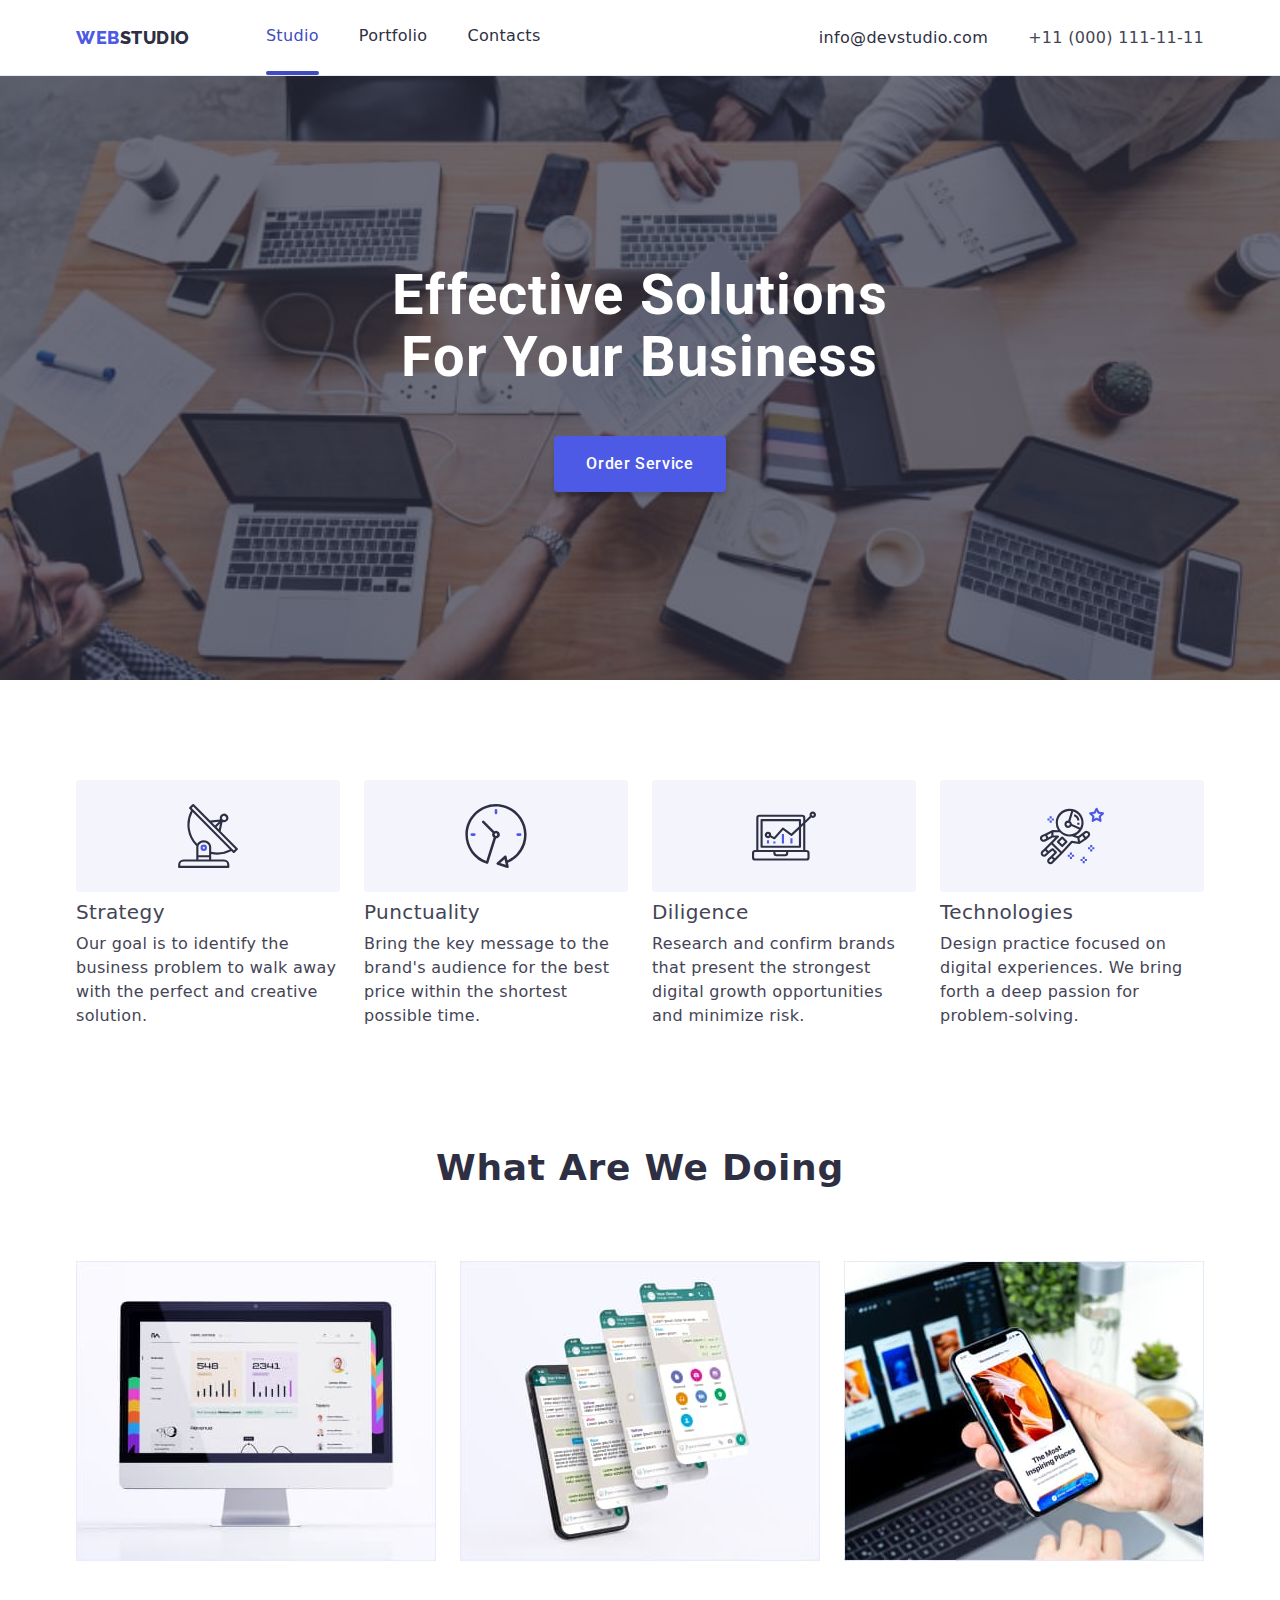
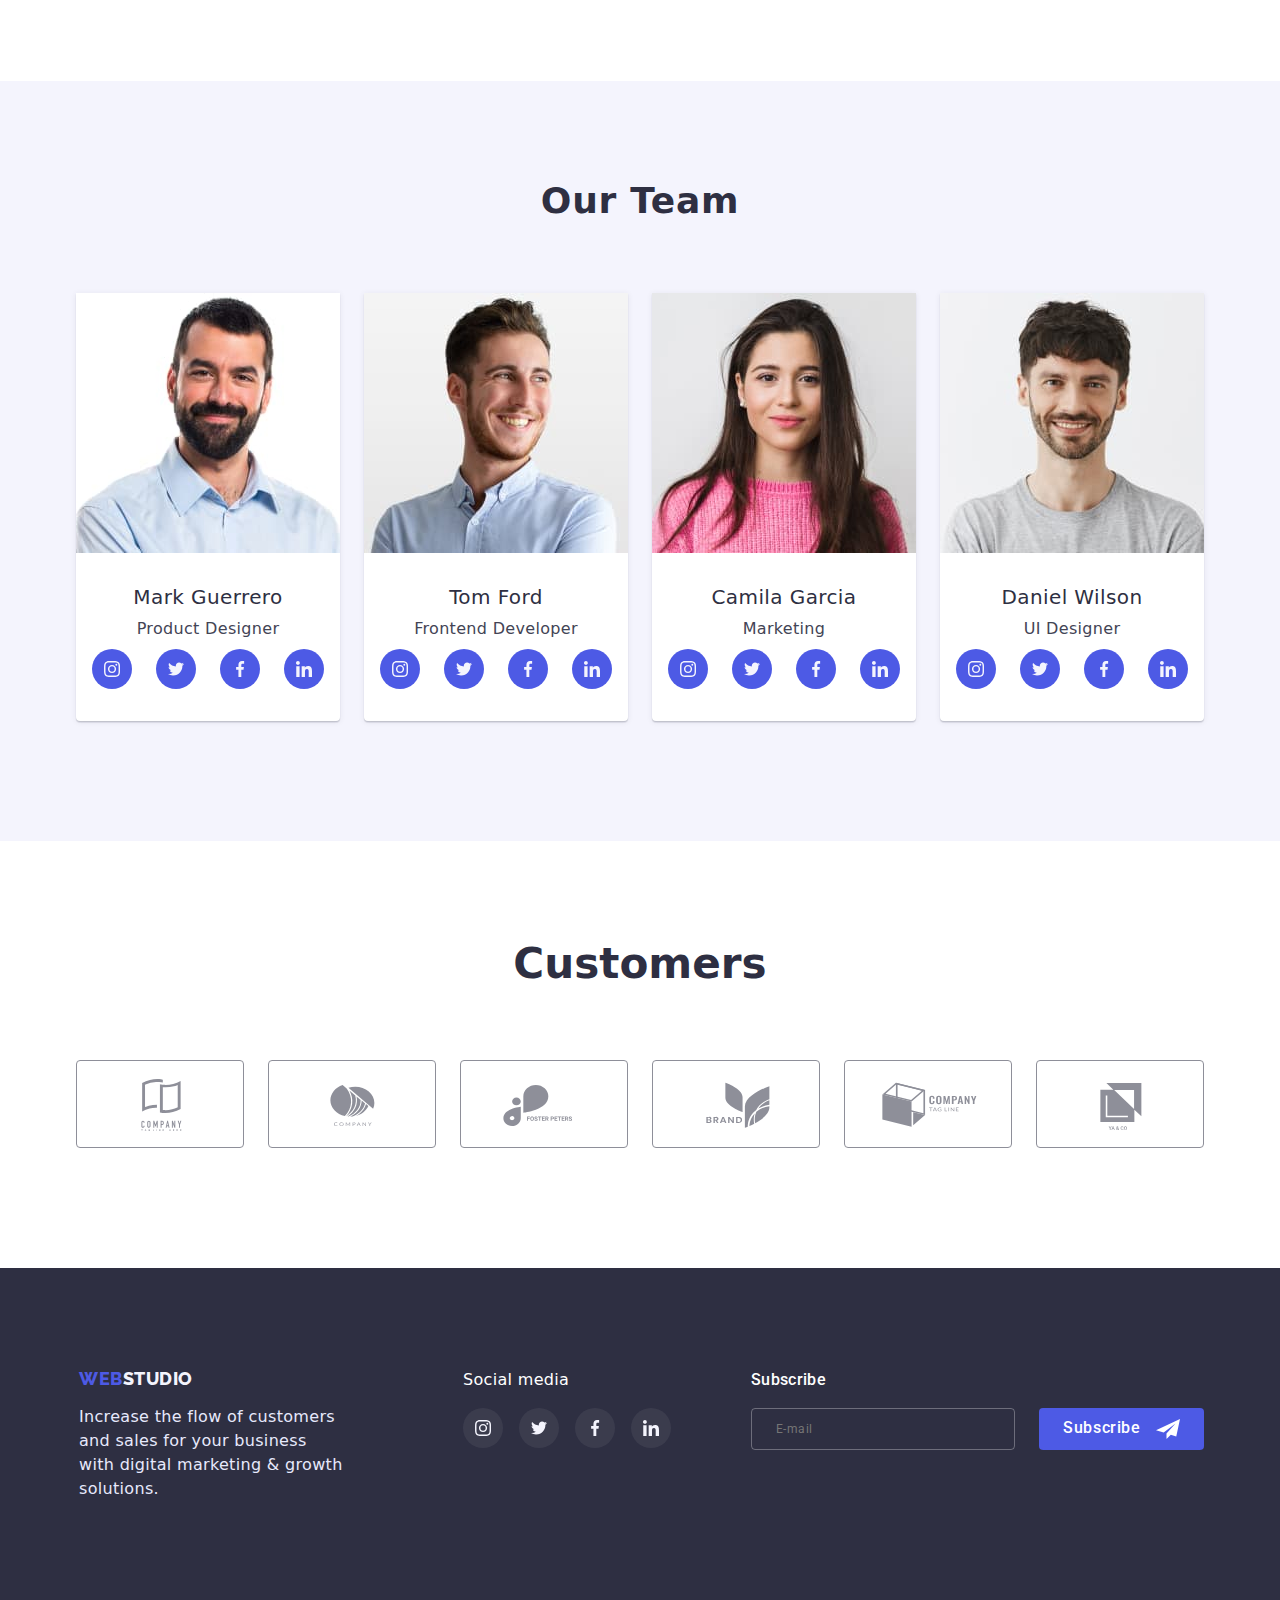
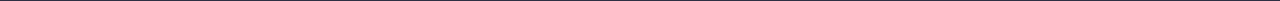
<file: index.html>
<!DOCTYPE html>
<html lang="en">
  <head>
    <meta charset="UTF-8" />
    <meta http-equiv="X-UA-Compatible" content="IE=edge" />
    <meta name="viewport" content="width=device-width, initial-scale=1.0" />
    <link rel="stylesheet" href="css/styles.css" />
    <link rel="preconnect" href="https://fonts.googleapis.com" />
    <link rel="preconnect" href="https://fonts.gstatic.com" crossorigin />
    <link
      href="https://fonts.googleapis.com/css2?family=Raleway:wght@800&family=Roboto:wght@400;500;700;900&display=swap"
      rel="stylesheet"
    />
    <link
      rel="stylesheet"
      href="https://cdn.jsdelivr.net/npm/modern-normalize@1.1.0/modern-normalize.min.css"
    />
    <title>Studio</title>
  </head>
  <body>
    <!-- Top Line -->

    <header class="page-header">
      <div class="container main-nav">
        <nav class="page-nav">
          <a class="logo link" href="./index.html"
            ><span class="logo-web">Web</span>Studio</a
          >
          <ul class="menu list">
            <li class="menu-item">
              <a class="menu-link active link" href="./index.html">Studio</a>
            </li>
            <li class="menu-item">
              <a class="menu-link link" href="./portfolio.html">Portfolio</a>
            </li>
            <li class="menu-item">
              <a class="menu-link link" href="">Contacts</a>
            </li>
          </ul>
        </nav>
        <address class="contacts">
          <ul class="cont-nav list">
            <li class="item">
              <a class="contact-mail-link link" href="mailto:info@devstudio.com"
                >info@devstudio.com</a
              >
            </li>
            <li class="item">
              <a class="contact-phone-number-link link" href="tel:+110001111111"
                >+11 (000) 111-11-11</a
              >
            </li>
          </ul>
        </address>

        <button type="button" class="mobile-menu-open js-open-menu">
          <svg class="mobile-menu-icon" width="32" height="22">
            <use href="images/icons.svg#icon-burger"></use>
          </svg>
        </button>
      </div>

      <div class="mobile-menu js-menu-container">
        <div class="container mobile-menu-container">
          <button type="button" class="modal-close-btn js-close-menu">
            <svg class="close-btn">
              <use href="images/icons.svg#icon-close-btn"></use>
            </svg>
          </button>

          <nav class="mobile-page-nav">
            <ul class="mobile-list-nav list">
              <li class="mobile-list">
                <a class="link" href="./index.html">Studio</a>
              </li>
              <li class="mobile-list">
                <a class="link" href="./portfolio.html">Portfolio</a>
              </li>
              <li class="mobile-list-contacts">
                <a class="link" href="">Contacts</a>
              </li>
            </ul>
          </nav>
          <address class="mobile-menu-contacts">
            <ul class="list">
              <li class="">
                <a
                  class="mobile-tel link"
                  target="_blank"
                  href="tel:+110001111111"
                  >+11 (000) 111-11-11</a
                >
              </li>
              <li class="">
                <a
                  class="mobile-link link"
                  target="_blank"
                  href="mailto:info@devstudio.com"
                  >info@devstudio.com</a
                >
              </li>
            </ul>
          </address>

          <ul class="social-list-mobile">
            <li class="social-list-item list">
              <a href="" class="social-list-link link">
                <svg class="social-list-icon">
                  <use href="images/icons.svg#icon-instagram"></use>
                </svg>
              </a>
            </li>
            <li class="social-list-item list">
              <a href="" class="social-list-link link">
                <svg class="social-list-icon">
                  <use href="images/icons.svg#icon-twitter"></use>
                </svg>
              </a>
            </li>
            <li class="social-list-item list">
              <a href="" class="social-list-link link">
                <svg class="social-list-icon">
                  <use href="images/icons.svg#icon-facebook"></use>
                </svg>
              </a>
            </li>
            <li class="social-list-item list">
              <a href="" class="social-list-link link">
                <svg class="social-list-icon">
                  <use href="images/icons.svg#icon-linkedin"></use>
                </svg>
              </a>
            </li>
          </ul>
        </div>
      </div>
    </header>

    <!-- Main menu -->
    <main>
      <!-- Hero image -->

      <section class="hero">
        <div class="container">
          <h1 class="hero-text">Effective Solutions For Your Business</h1>
          <button class="hero-button" type="button" data-modal-open>
            Order Service
          </button>
        </div>
      </section>

      <!-- Our advantages -->

      <section class="section">
        <div class="container">
          <h2 hidden>Our advantages</h2>
          <ul class="title list">
            <li class="title-item">
              <div class="icon-advantages-list">
                <svg class="icon-advantages">
                  <use href="images/icons.svg#icon-strategy"></use>
                </svg>
              </div>
              <h3 class="subtitle">Strategy</h3>
              <p class="title-text">
                Our goal is to identify the business problem to walk away with
                the perfect and creative solution.
              </p>
            </li>
            <li class="title-item">
              <div class="icon-advantages-list">
                <svg class="icon-advantages">
                  <use href="images/icons.svg#icon-punctuality"></use>
                </svg>
              </div>
              <h3 class="subtitle">Punctuality</h3>
              <p class="title-text">
                Bring the key message to the brand's audience for the best price
                within the shortest possible time.
              </p>
            </li>
            <li class="title-item">
              <div class="icon-advantages-list">
                <svg class="icon-advantages">
                  <use href="images/icons.svg#icon-diligence"></use>
                </svg>
              </div>
              <h3 class="subtitle">Diligence</h3>
              <p class="title-text">
                Research and confirm brands that present the strongest digital
                growth opportunities and minimize risk.
              </p>
            </li>
            <li class="title-item">
              <div class="icon-advantages-list">
                <svg class="icon-advantages">
                  <use href="images/icons.svg#icon-technologies"></use>
                </svg>
              </div>
              <h3 class="subtitle">Technologies</h3>
              <p class="title-text">
                Design practice focused on digital experiences. We bring forth a
                deep passion for problem-solving.
              </p>
            </li>
          </ul>
        </div>
      </section>

      <!-- What are we doing -->

      <section class="section working-section">
        <div class="container">
          <h2 class="subject-working">What are we doing</h2>
          <ul class="content-working list">
            <li class="content-image">
              <img
                srcset="./images/pc@2x.jpg 2x"
                src="./images/pc.jpg"
                alt="personal_computer"
                width="360"
              />
            </li>
            <li class="content-image">
              <img
                srcset="./images/multifunctional@2x.jpg 2x"
                src="./images/multifunctional.jpg"
                alt="multifunctional"
                width="360"
              />
            </li>
            <li class="content-image">
              <img
                srcset="./images/convenience@2x.jpg 2x"
                src="./images/convenience.jpg"
                alt="convenience"
                width="360"
              />
            </li>
          </ul>
        </div>
      </section>

      <!-- Our Team -->

      <section class="our-team section">
        <div class="container">
          <h2 class="subject-team">Our Team</h2>
          <ul class="group-team list">
            <li class="content-team">
              <img
                srcset="./images/mark_guerrero@2x.jpg 2x"
                src="./images/mark_guerrero.jpg"
                alt="mark_guerrero"
                width="264"
              />
              <div class="team">
                <h3 class="team-name">Mark Guerrero</h3>
                <p class="team-section">Product Designer</p>
                <ul class="social-list">
                  <li class="social-list-item list">
                    <a href="" class="social-list-link link">
                      <svg class="social-list-icon">
                        <use href="images/icons.svg#icon-instagram"></use>
                      </svg>
                    </a>
                  </li>
                  <li class="social-list-item list">
                    <a href="" class="social-list-link link">
                      <svg class="social-list-icon">
                        <use href="images/icons.svg#icon-twitter"></use>
                      </svg>
                    </a>
                  </li>
                  <li class="social-list-item list">
                    <a href="" class="social-list-link link">
                      <svg class="social-list-icon">
                        <use href="images/icons.svg#icon-facebook"></use>
                      </svg>
                    </a>
                  </li>
                  <li class="social-list-item list">
                    <a href="" class="social-list-link link">
                      <svg class="social-list-icon">
                        <use href="images/icons.svg#icon-linkedin"></use>
                      </svg>
                    </a>
                  </li>
                </ul>
              </div>
            </li>
            <li class="content-team">
              <img
                srcset="./images/tom_ford@2x.jpg 2x"
                src="./images/tom_ford.jpg"
                alt="tom_ford"
                width="264"
              />
              <div class="team">
                <h3 class="team-name">Tom Ford</h3>
                <p class="team-section">Frontend Developer</p>
                <ul class="social-list">
                  <li class="social-list-item list">
                    <a href="" class="social-list-link link">
                      <svg class="social-list-icon">
                        <use href="images/icons.svg#icon-instagram"></use>
                      </svg>
                    </a>
                  </li>
                  <li class="social-list-item list">
                    <a href="" class="social-list-link link">
                      <svg class="social-list-icon">
                        <use href="images/icons.svg#icon-twitter"></use>
                      </svg>
                    </a>
                  </li>
                  <li class="social-list-item list">
                    <a href="" class="social-list-link link">
                      <svg class="social-list-icon">
                        <use href="images/icons.svg#icon-facebook"></use>
                      </svg>
                    </a>
                  </li>
                  <li class="social-list-item list">
                    <a href="" class="social-list-link link">
                      <svg class="social-list-icon">
                        <use href="images/icons.svg#icon-linkedin"></use>
                      </svg>
                    </a>
                  </li>
                </ul>
              </div>
            </li>
            <li class="content-team">
              <img
                srcset="./images/camila_garcia@2x.jpg 2x"
                src="./images/camila_garcia.jpg"
                alt="camila_garcia"
                width="264"
              />
              <div class="team">
                <h3 class="team-name">Camila Garcia</h3>
                <p class="team-section">Marketing</p>
                <ul class="social-list">
                  <li class="social-list-item list">
                    <a href="" class="social-list-link link">
                      <svg class="social-list-icon">
                        <use href="images/icons.svg#icon-instagram"></use>
                      </svg>
                    </a>
                  </li>
                  <li class="social-list-item list">
                    <a href="" class="social-list-link link">
                      <svg class="social-list-icon">
                        <use href="images/icons.svg#icon-twitter"></use>
                      </svg>
                    </a>
                  </li>
                  <li class="social-list-item list">
                    <a href="" class="social-list-link link">
                      <svg class="social-list-icon">
                        <use href="images/icons.svg#icon-facebook"></use>
                      </svg>
                    </a>
                  </li>
                  <li class="social-list-item list">
                    <a href="" class="social-list-link link">
                      <svg class="social-list-icon">
                        <use href="images/icons.svg#icon-linkedin"></use>
                      </svg>
                    </a>
                  </li>
                </ul>
              </div>
            </li>
            <li class="content-team">
              <img
                srcset="./images/daniel_wilson@2x.jpg 2x"
                src="./images/daniel_wilson.jpg"
                alt="daniel_wilson"
                width="264"
              />
              <div class="team">
                <h3 class="team-name">Daniel Wilson</h3>
                <p class="team-section">UI Designer</p>
                <ul class="social-list">
                  <li class="social-list-item list">
                    <a href="" class="social-list-link link">
                      <svg class="social-list-icon">
                        <use href="images/icons.svg#icon-instagram"></use>
                      </svg>
                    </a>
                  </li>
                  <li class="social-list-item list">
                    <a href="" class="social-list-link link">
                      <svg class="social-list-icon">
                        <use href="images/icons.svg#icon-twitter"></use>
                      </svg>
                    </a>
                  </li>
                  <li class="social-list-item list">
                    <a href="" class="social-list-link link">
                      <svg class="social-list-icon">
                        <use href="images/icons.svg#icon-facebook"></use>
                      </svg>
                    </a>
                  </li>
                  <li class="social-list-item list">
                    <a href="" class="social-list-link link">
                      <svg class="social-list-icon">
                        <use href="images/icons.svg#icon-linkedin"></use>
                      </svg>
                    </a>
                  </li>
                </ul>
              </div>
            </li>
          </ul>
        </div>
      </section>

      <!-- Customers -->

      <section class="section customers-section">
        <div class="container customers">
          <h3>Customers</h3>
          <ul class="customers-list">
            <li class="list customers-list-item">
              <a href="" class="customers-list-link link">
                <svg class="customers-list-icon">
                  <use href="images/icons.svg#icon-client-one"></use>
                </svg>
              </a>
            </li>
            <li class="list customers-list-item">
              <a href="" class="customers-list-link link">
                <svg class="customers-list-icon">
                  <use href="images/icons.svg#icon-client-two"></use>
                </svg>
              </a>
            </li>
            <li class="list customers-list-item">
              <a href="" class="customers-list-link link">
                <svg class="customers-list-icon">
                  <use href="images/icons.svg#icon-client-three"></use>
                </svg>
              </a>
            </li>
            <li class="list customers-list-item">
              <a href="" class="customers-list-link link">
                <svg class="customers-list-icon">
                  <use href="images/icons.svg#icon-client-four"></use>
                </svg>
              </a>
            </li>
            <li class="list customers-list-item">
              <a href="" class="customers-list-link link">
                <svg class="customers-list-icon">
                  <use href="images/icons.svg#icon-client-five"></use>
                </svg>
              </a>
            </li>
            <li class="list customers-list-item">
              <a href="" class="customers-list-link link">
                <svg class="customers-list-icon">
                  <use href="images/icons.svg#icon-client-six"></use>
                </svg>
              </a>
            </li>
          </ul>
        </div>
      </section>
    </main>

    <!-- Footer -->

    <footer class="footer-text">
      <div class="container footer-list-text">
        <div class="footer">
          <a class="logo-footer link" href="./index.html"
            ><span class="logo-web">WEB</span>STUDIO</a
          >
          <p>
            Increase the flow of customers and sales for your business with
            digital marketing & growth solutions.
          </p>
        </div>
        <div class="footer-social-list">
          <h3 class="footer-item">Social media</h3>
          <ul class="footer-list">
            <li class="footer-list-item list">
              <a href="" class="footer-list-link link">
                <svg class="footer-list-icon">
                  <use href="images/icons.svg#icon-instagram"></use>
                </svg>
              </a>
            </li>
            <li class="footer-list-item list">
              <a href="" class="footer-list-link link">
                <svg class="footer-list-icon">
                  <use href="images/icons.svg#icon-twitter"></use>
                </svg>
              </a>
            </li>
            <li class="footer-list-item list">
              <a href="" class="footer-list-link link">
                <svg class="footer-list-icon">
                  <use href="images/icons.svg#icon-facebook"></use>
                </svg>
              </a>
            </li>
            <li class="footer-list-item list">
              <a href="" class="footer-list-link link">
                <svg class="footer-list-icon">
                  <use href="images/icons.svg#icon-linkedin"></use>
                </svg>
              </a>
            </li>
          </ul>
        </div>
        <div class="footer-subscription">
          <h2 class="subscribe-header">Subscribe</h2>
          <form class="subscription-form">
            <label class="subscription-label">
              <input
                type="email"
                name="mail"
                class="subscription-mail"
                placeholder="E-mail"
              />
            </label>
            <button type="submit" class="subscription-btn">
              <span class="subscribe-text">Subscribe</span>
              <svg class="subscribe-icon">
                <use href="images/icons.svg#icon-subscribe"></use>
              </svg>
            </button>
          </form>
        </div>
      </div>
    </footer>

    <div class="backdrop is-hidden" data-modal>
      <div class="modal">
        <button type="button" class="modal-close-btn" data-modal-close>
          <svg class="close-btn">
            <use href="images/icons.svg#icon-close-btn"></use>
          </svg>
        </button>

        <h2 class="header-modal">
          Leave your contacts and we will call you back
        </h2>

        <form class="modal-form">
          <label class="label-form-text">
            <span class="label-text">Name</span>
            <span class="label-form-wrapper">
              <input type="text" name="name" class="input-text" />
              <svg class="modal-icon">
                <use href="images/icons.svg#icon-person"></use>
              </svg>
            </span>
          </label>

          <label class="label-form-text">
            <span class="label-text">Phone</span>
            <span class="label-form-wrapper">
              <input type="tel" name="tel" class="input-text" />
              <svg class="modal-icon">
                <use href="images/icons.svg#icon-phone"></use>
              </svg>
            </span>
          </label>

          <label class="label-form-text">
            <span class="label-text">Email</span>
            <span class="label-form-wrapper">
              <input type="email" name="mail" class="input-text" />
              <svg class="modal-icon">
                <use href="images/icons.svg#icon-email"></use>
              </svg>
            </span>
          </label>

          <label class="label-form-text textarea-wrapper">
            <span class="label-text">Comment</span>
            <textarea
              name="message"
              placeholder="Text input"
              class="textarea-text"
            ></textarea>
          </label>

          <label class="check">
            <input class="check-input" type="checkbox" name="policy" />
            <span class="check-icon"></span>
            I accept the terms and conditions of the
            <a href="#">Privacy Policy</a>
          </label>

          <div class="modal-btn">
            <button type="submit" class="send-btn">Send</button>
          </div>
        </form>
      </div>
    </div>

    <script src="js/modal.js"></script>
    <script src="js/mobile-menu.js"></script>
  </body>
</html>
</file>
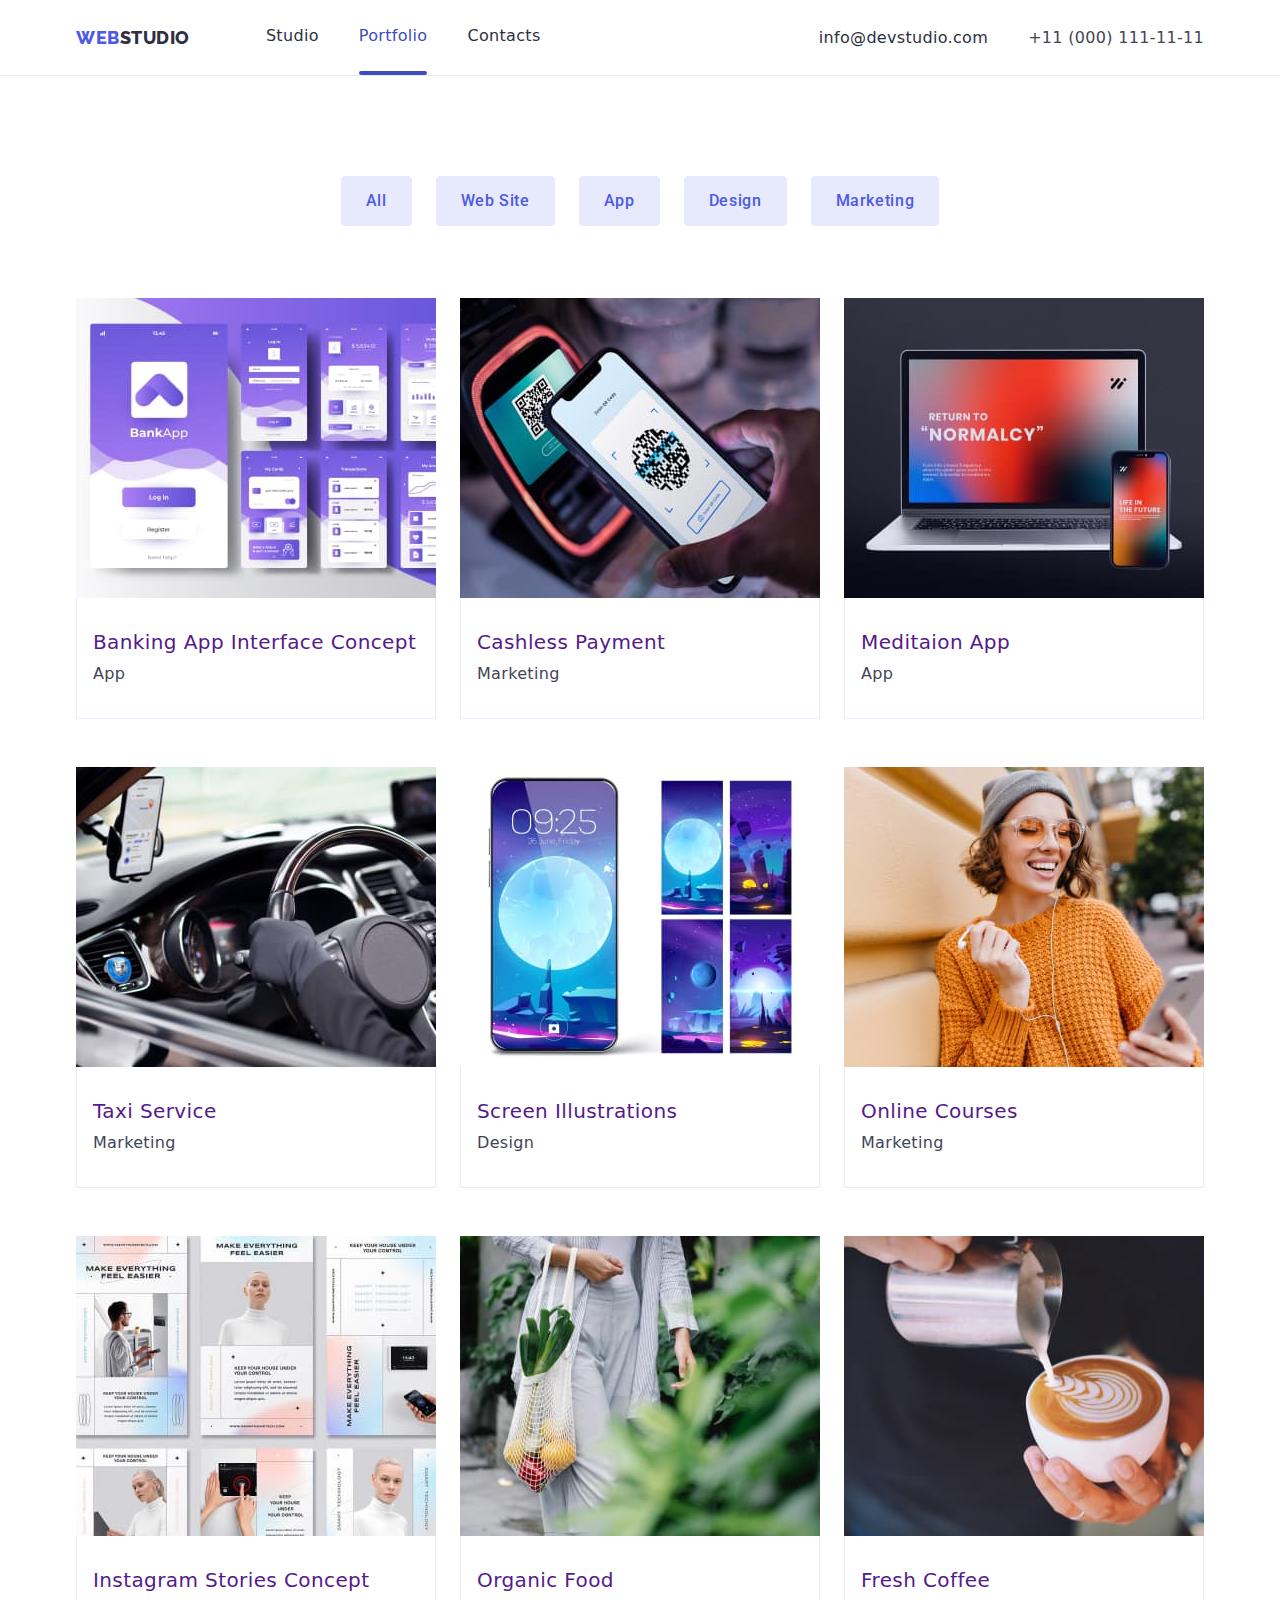
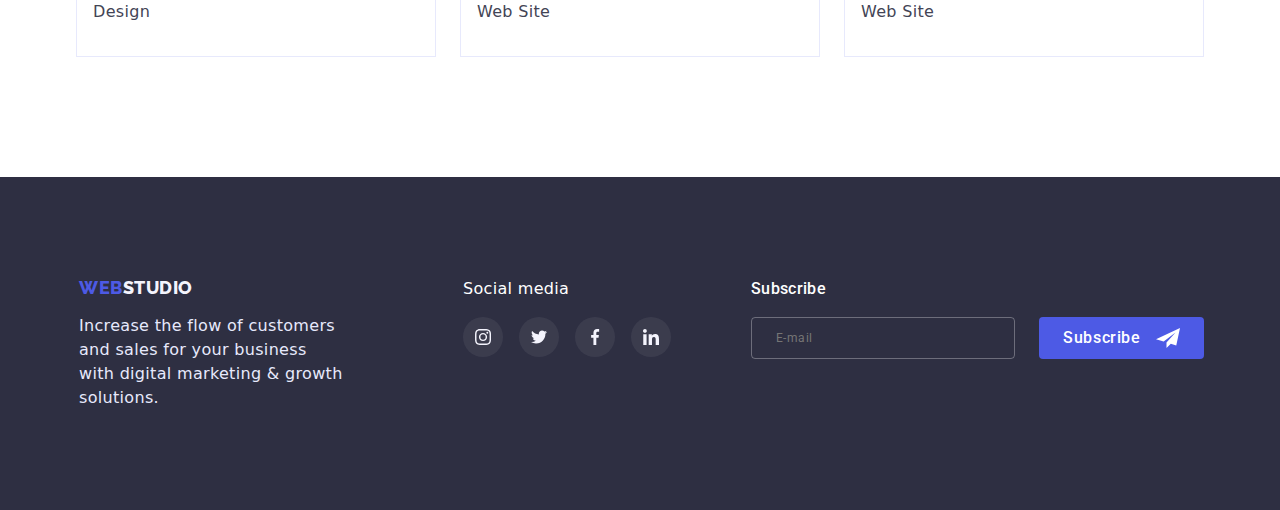
<file: portfolio.html>
<!DOCTYPE html>
<html lang="en">
  <head>
    <meta charset="UTF-8" />
    <meta http-equiv="X-UA-Compatible" content="IE=edge" />
    <meta name="viewport" content="width=device-width, initial-scale=1.0" />
    <link rel="stylesheet" href="css/styles.css" />
    <link rel="preconnect" href="https://fonts.googleapis.com" />
    <link rel="preconnect" href="https://fonts.gstatic.com" crossorigin />
    <link
      href="https://fonts.googleapis.com/css2?family=Raleway:wght@800&family=Roboto:wght@400;500;700;900&display=swap"
      rel="stylesheet"
    />
    <link
      rel="stylesheet"
      href="https://cdn.jsdelivr.net/npm/modern-normalize@1.1.0/modern-normalize.min.css"
    />
    <title>Portfolio</title>
  </head>
  <body>
    <!-- Top Line -->
    <header class="page-header">
      <div class="container main-nav">
        <nav class="page-nav">
          <a class="logo link" href="./index.html"
            ><span class="logo-web">Web</span>Studio</a
          >
          <ul class="menu list">
            <li class="menu-item">
              <a class="menu-link link" href="./index.html">Studio</a>
            </li>
            <li class="menu-item">
              <a class="menu-link active link" href="./portfolio.html"
                >Portfolio</a
              >
            </li>
            <li class="menu-item">
              <a class="menu-link link" href="">Contacts</a>
            </li>
          </ul>
        </nav>
        <address class="contacts">
          <ul class="cont-nav list">
            <li class="item">
              <a class="contact-mail-link link" href="mailto:info@devstudio.com"
                >info@devstudio.com</a
              >
            </li>
            <li class="item">
              <a class="contact-phone-number-link link" href="tel:+110001111111"
                >+11 (000) 111-11-11</a
              >
            </li>
          </ul>
        </address>

        <button type="button" class="mobile-menu-open js-open-menu">
          <svg class="mobile-menu-icon" width="32" height="22">
            <use href="images/icons.svg#icon-burger"></use>
          </svg>
        </button>
      </div>

      <div class="mobile-menu js-menu-container">
        <div class="container mobile-menu-container">
          <button type="button" class="modal-close-btn js-close-menu">
            <svg class="close-btn">
              <use href="images/icons.svg#icon-close-btn"></use>
            </svg>
          </button>

          <nav class="mobile-page-nav">
            <ul class="mobile-list-nav list">
              <li class="mobile-list">
                <a class="link" href="./index.html">Studio</a>
              </li>
              <li class="mobile-list">
                <a class="link" href="./portfolio.html">Portfolio</a>
              </li>
              <li class="mobile-list-contacts">
                <a class="link" href="">Contacts</a>
              </li>
            </ul>
          </nav>
          <address class="mobile-menu-contacts">
            <ul class="list">
              <li class="">
                <a
                  class="mobile-tel link"
                  target="_blank"
                  href="tel:+110001111111"
                  >+11 (000) 111-11-11</a
                >
              </li>
              <li class="">
                <a
                  class="mobile-link link"
                  target="_blank"
                  href="mailto:info@devstudio.com"
                  >info@devstudio.com</a
                >
              </li>
            </ul>
          </address>

          <ul class="social-list-mobile">
            <social-list-item>
              <a href="" class="social-list-link link">
                <svg class="social-list-icon">
                  <use href="images/icons.svg#icon-instagram"></use>
                </svg>
              </a>
            </social-list-item>
            <social-list-item>
              <a href="" class="social-list-link link">
                <svg class="social-list-icon">
                  <use href="images/icons.svg#icon-twitter"></use>
                </svg>
              </a>
            </social-list-item>
            <social-list-item>
              <a href="" class="social-list-link link">
                <svg class="social-list-icon">
                  <use href="images/icons.svg#icon-facebook"></use>
                </svg>
              </a>
            </social-list-item>
            <social-list-item>
              <a href="" class="social-list-link link">
                <svg class="social-list-icon">
                  <use href="images/icons.svg#icon-linkedin"></use>
                </svg>
              </a>
            </social-list-item>
          </ul>
        </div>
      </div>
    </header>
    <!-- Main menu -->
    <main>
      <!-- Filters -->
      <section class="main-button section">
        <div class="container navigation">
          <h2 hidden>Navigation buttons</h2>
          <ul class="button-menu list">
            <li class="button-item">
              <button class="nav-button nav-button-all" type="button">All</button>
            </li>
            <li class="button-item">
              <button class="nav-button" type="button">Web Site</button>
            </li>
            <li class="button-item">
              <button class="nav-button" type="button">App</button>
            </li>
            <li class="button-item">
              <button class="nav-button" type="button">Design</button>
            </li>
            <li class="button-item">
              <button class="nav-button" type="button">Marketing</button>
            </li>
          </ul>
          <ul class="works-cards list">
            <li class="works-cards-item">
              <div class="works-cards-link">
                <a href="" class="works-wrapper-link link">
                  <div class="works-wrapper">
                    <picture>
                      <source
                        srcset="
                          ./images/banking-dskt.jpg    1x,
                          ./images/banking-dskt@2x.jpg 2x
                        "
                        media="(min-width: 1200px)"
                      />
                      <source
                        srcset="
                          ./images/banking-tablet.jpg    1x,
                          ./images/banking-tablet@2x.jpg 2x
                        "
                        media="(min-width: 768px)"
                      />
                      <source
                        srcset="
                          ./images/banking-mobile.jpg    1x,
                          ./images/banking-mobile@2x.jpg 2x
                        "
                        media="(max-width: 767px)"
                      />
                      <img src="./images/banking-mobile.jpg" alt="banking" />
                    </picture>

                    <p class="overlay">
                      14 Stylish and User-Friendly App Design Concepts · Task
                      Manager App · Calorie Tracker App · Exotic Fruit Ecommerce
                      App · Cloud Storage App lo
                    </p>
                  </div>
                  <div class="card">
                    <h2 class="team-name">Banking App Interface Concept</h2>
                    <p class="team-section">App</p>
                  </div>
                </a>
              </div>
            </li>
            <li class="works-cards-item">
              <div class="works-cards-link">
                <a href="" class="works-wrapper-link link">
                  <div class="works-wrapper">
                    <picture>
                      <source
                        srcset="
                          ./images/payment-dskt.jpg    1x,
                          ./images/payment-dskt@2x.jpg 2x
                        "
                        media="(min-width: 1200px)"
                      />
                      <source
                        srcset="
                          ./images/payment-tablet.jpg    1x,
                          ./images/payment-tablet@2x.jpg 2x
                        "
                        media="(min-width: 768px)"
                      />
                      <source
                        srcset="
                          ./images/payment-mobile.jpg    1x,
                          ./images/payment-mobile@2x.jpg 2x
                        "
                        media="(max-width: 767px)"
                      />
                      <img src="./images/payment-mobile.jpg" alt="payment" />
                    </picture>

                    <p class="overlay">
                      14 Stylish and User-Friendly App Design Concepts · Task
                      Manager App · Calorie Tracker App · Exotic Fruit Ecommerce
                      App · Cloud Storage App lo
                    </p>
                  </div>
                  <div class="card">
                    <h2 class="team-name">Cashless Payment</h2>
                    <p class="team-section">Marketing</p>
                  </div>
                </a>
              </div>
            </li>
            <li class="works-cards-item">
              <div class="works-cards-link">
                <a href="" class="works-wrapper-link link">
                  <div class="works-wrapper">
                    <picture>
                      <source
                        srcset="
                          ./images/meditation-dskt.jpg    1x,
                          ./images/meditation-dskt@2x.jpg 2x
                        "
                        media="(min-width: 1200px)"
                      />
                      <source
                        srcset="
                          ./images/meditation-tablet.jpg    1x,
                          ./images/meditation-tablet@2x.jpg 2x
                        "
                        media="(min-width: 768px)"
                      />
                      <source
                        srcset="
                          ./images/meditation-mobile.jpg    1x,
                          ./images/meditation-mobile@2x.jpg 2x
                        "
                        media="(max-width: 767px)"
                      />
                      <img src="./images/meditation-mobile.jpg" alt="meditaion" />
                    </picture>

                    <p class="overlay">
                      14 Stylish and User-Friendly App Design Concepts · Task
                      Manager App · Calorie Tracker App · Exotic Fruit Ecommerce
                      App · Cloud Storage App lo
                    </p>
                  </div>
                  <div class="card">
                    <h2 class="team-name">Meditaion App</h2>
                    <p class="team-section">App</p>
                  </div>
                </a>
              </div>
            </li>
            <li class="works-cards-item">
              <div class="works-cards-link">
                <a href="" class="works-wrapper-link link">
                  <div class="works-wrapper">
                    <picture>
                      <source
                        srcset="
                          ./images/taxi-dskt.jpg    1x,
                          ./images/taxi-dskt@2x.jpg 2x
                        "
                        media="(min-width: 1200px)"
                      />
                      <source
                        srcset="
                          ./images/taxi-tablet.jpg    1x,
                          ./images/taxi-tablet@2x.jpg 2x
                        "
                        media="(min-width: 768px)"
                      />
                      <source
                        srcset="
                          ./images/taxi-mobile.jpg    1x,
                          ./images/taxi-mobile@2x.jpg 2x
                        "
                        media="(max-width: 767px)"
                      />
                      <img src="./images/taxi-mobile.jpg" alt="taxi" />
                    </picture>

                    <p class="overlay">
                      14 Stylish and User-Friendly App Design Concepts · Task
                      Manager App · Calorie Tracker App · Exotic Fruit Ecommerce
                      App · Cloud Storage App lo
                    </p>
                  </div>
                  <div class="card">
                    <h2 class="team-name">Taxi Service</h2>
                    <p class="team-section">Marketing</p>
                  </div>
                </a>
              </div>
            </li>
            <li class="works-cards-item">
              <div class="works-cards-link">
                <a href="" class="works-wrapper-link link">
                  <div class="works-wrapper">
                    <picture>
                      <source
                        srcset="
                          ./images/screen-dskt.jpg    1x,
                          ./images/screen-dskt@2x.jpg 2x
                        "
                        media="(min-width: 1200px)"
                      />
                      <source
                        srcset="
                          ./images/screen-tablet.jpg    1x,
                          ./images/screen-tablet@2x.jpg 2x
                        "
                        media="(min-width: 768px)"
                      />
                      <source
                        srcset="
                          ./images/screen-mobile.jpg    1x,
                          ./images/screen-mobile@2x.jpg 2x
                        "
                        media="(max-width: 767px)"
                      />
                      <img src="./images/screen-mobile.jpg" alt="screen" />
                    </picture>

                    <p class="overlay">
                      14 Stylish and User-Friendly App Design Concepts · Task
                      Manager App · Calorie Tracker App · Exotic Fruit Ecommerce
                      App · Cloud Storage App lo
                    </p>
                  </div>
                  <div class="card">
                    <h2 class="team-name">Screen Illustrations</h2>
                    <p class="team-section">Design</p>
                  </div>
                </a>
              </div>
            </li>
            <li class="works-cards-item">
              <div class="works-cards-link">
                <a href="" class="works-wrapper-link link">
                  <div class="works-wrapper">
                    <picture>
                      <source
                        srcset="
                          ./images/online-dskt.jpg    1x,
                          ./images/online-dskt@2x.jpg 2x
                        "
                        media="(min-width: 1200px)"
                      />
                      <source
                        srcset="
                          ./images/online-tablet.jpg    1x,
                          ./images/online-tablet@2x.jpg 2x
                        "
                        media="(min-width: 768px)"
                      />
                      <source
                        srcset="
                          ./images/online-mobile.jpg    1x,
                          ./images/online-mobile@2x.jpg 2x
                        "
                        media="(max-width: 767px)"
                      />
                      <img src="./images/online-mobile.jpg" alt="online" />
                    </picture>

                    <p class="overlay">
                      14 Stylish and User-Friendly App Design Concepts · Task
                      Manager App · Calorie Tracker App · Exotic Fruit Ecommerce
                      App · Cloud Storage App lo
                    </p>
                  </div>
                  <div class="card">
                    <h2 class="team-name">Online Courses</h2>
                    <p class="team-section">Marketing</p>
                  </div>
                </a>
              </div>
            </li>
            <li class="works-cards-item">
              <div class="works-cards-link">
                <a href="" class="works-wrapper-link link">
                  <div class="works-wrapper">
                    <picture>
                      <source
                        srcset="
                          ./images/instagram-dskt.jpg    1x,
                          ./images/instagram-dskt@2x.jpg 2x
                        "
                        media="(min-width: 1200px)"
                      />
                      <source
                        srcset="
                          ./images/instagram-tablet.jpg    1x,
                          ./images/instagram-tablet@2x.jpg 2x
                        "
                        media="(min-width: 768px)"
                      />
                      <source
                        srcset="
                          ./images/instagram-mobile.jpg    1x,
                          ./images/instagram-mobile@2x.jpg 2x
                        "
                        media="(max-width: 767px)"
                      />
                      <img src="./images/instagram-mobile.jpg" alt="instagram" />
                    </picture>

                    <p class="overlay">
                      14 Stylish and User-Friendly App Design Concepts · Task
                      Manager App · Calorie Tracker App · Exotic Fruit Ecommerce
                      App · Cloud Storage App lo
                    </p>
                  </div>
                  <div class="card">
                    <h2 class="team-name">Instagram Stories Concept</h2>
                    <p class="team-section">Design</p>
                  </div>
                </a>
              </div>
            </li>
            <li class="works-cards-item">
              <div class="works-cards-link">
                <a href="" class="works-wrapper-link link">
                  <div class="works-wrapper">
                    <picture>
                      <source
                        srcset="
                          ./images/food-dskt.jpg    1x,
                          ./images/food-dskt@2x.jpg 2x
                        "
                        media="(min-width: 1200px)"
                      />
                      <source
                        srcset="
                          ./images/food-tablet.jpg    1x,
                          ./images/food-tablet@2x.jpg 2x
                        "
                        media="(min-width: 768px)"
                      />
                      <source
                        srcset="
                          ./images/food-mobile.jpg    1x,
                          ./images/food-mobile@2x.jpg 2x
                        "
                        media="(max-width: 767px)"
                      />
                      <img src="./images/food-mobile.jpg" alt="food" />
                    </picture>

                    <p class="overlay">
                      14 Stylish and User-Friendly App Design Concepts · Task
                      Manager App · Calorie Tracker App · Exotic Fruit Ecommerce
                      App · Cloud Storage App lo
                    </p>
                  </div>
                  <div class="card">
                    <h2 class="team-name">Organic Food</h2>
                    <p class="team-section">Web Site</p>
                  </div>
                </a>
              </div>
            </li>
            <li class="works-cards-item">
              <div class="works-cards-link">
                <a href="" class="works-wrapper-link link">
                  <div class="works-wrapper">
                    <picture>
                      <source
                        srcset="
                          ./images/coffee-dskt.jpg    1x,
                          ./images/coffee-dskt@2x.jpg 2x
                        "
                        media="(min-width: 1200px)"
                      />
                      <source
                        srcset="
                          ./images/coffee-tablet.jpg    1x,
                          ./images/coffee-tablet@2x.jpg 2x
                        "
                        media="(min-width: 768px)"
                      />
                      <source
                        srcset="
                          ./images/coffee-mobile.jpg    1x,
                          ./images/coffee-mobile@2x.jpg 2x
                        "
                        media="(max-width: 767px)"
                      />
                      <img src="./images/coffee-mobile.jpg" alt="coffee" />
                    </picture>

                    <p class="overlay">
                      14 Stylish and User-Friendly App Design Concepts · Task
                      Manager App · Calorie Tracker App · Exotic Fruit Ecommerce
                      App · Cloud Storage App lo
                    </p>
                  </div>
                  <div class="card">
                    <h2 class="team-name">Fresh Coffee</h2>
                    <p class="team-section">Web Site</p>
                  </div>
                </a>
              </div>
            </li>
          </ul>
        </div>
      </section>
    </main>
    <!-- Footer -->
    <footer class="footer-text">
      <div class="container footer-list-text">
        <div class="footer">
          <a class="logo-footer link" href="./index.html"
            ><span class="logo-web">WEB</span>STUDIO</a
          >
          <p>
            Increase the flow of customers and sales for your business with
            digital marketing & growth solutions.
          </p>
        </div>
        <div class="footer-social-list">
          <h3 class="footer-item">Social media</h3>
          <ul class="footer-list">
            <li class="footer-list-item list">
              <a href="" class="footer-list-link link">
                <svg class="footer-list-icon">
                  <use href="images/icons.svg#icon-instagram"></use>
                </svg>
              </a>
            </li>
            <li class="footer-list-item list">
              <a href="" class="footer-list-link link">
                <svg class="footer-list-icon">
                  <use href="images/icons.svg#icon-twitter"></use>
                </svg>
              </a>
            </li>
            <li class="footer-list-item list">
              <a href="" class="footer-list-link link">
                <svg class="footer-list-icon">
                  <use href="images/icons.svg#icon-facebook"></use>
                </svg>
              </a>
            </li>
            <li class=" list">
              <a href="" class="footer-list-link link">
                <svg class="footer-list-icon">
                  <use href="images/icons.svg#icon-linkedin"></use>
                </svg>
              </a>
            </li>
          </ul>
        </div>
        <div class="footer-subscription">
          <h2 class="subscribe-header">Subscribe</h2>
          <form class="subscription-form">
            <label class="subscription-label">
              <input
                type="email"
                name="mail"
                class="subscription-mail"
                placeholder="E-mail"
              />
            </label>
            <button type="submit" class="subscription-btn">
              <span class="subscribe-text">Subscribe</span>
              <svg class="subscribe-icon">
                <use href="images/icons.svg#icon-subscribe"></use>
              </svg>
            </button>
          </form>
        </div>
      </div>
    </footer>

    <script src="js/mobile-menu.js"></script>
  </body>
</html>
</file>
<file: css/styles.css>
h1,
h2,
h3,
h4,
p {
  margin-top: 0;
  margin-bottom: 0;
}

ul {
  margin-top: 0;
  margin-bottom: 0;
  padding-left: 0;
}

.list {
  list-style: none;
}

.link {
  text-decoration: none;
  outline: none;
}

img {
  display: block;
}

button {
  cursor: pointer;
}

:root {
  --primary-font: 'Roboto', sans-serif;
  --secondary-font: 'Raleway', sans-serif;
  --navy-color: #2e2f42;
  --slate-color: #434455;
  --ocean-color: #404bbf;
  --iris-color: #4d5ae5;
  --white-color: #ffffff;
  --cornflower-color: #e7e9fc;
  --cloud-color: #f4f4fd;
  --light-slate-color: #8e8f99;
  --green-color: #31d0aa;
}

body {
  font-family: var(--primary-font);
  color: var(--navy-color);
}

.container {
  padding-left: 15px;
  padding-right: 15px;
  width: 100%;
  margin: 0 auto;
}

/* =========HEADER========= */

.page-header {
  border-bottom: 1px solid var(--cornflower-color);
}

.main-nav {
  display: flex;
}

.logo {
  font-family: var(--secondary-font);
  font-weight: 800;
  font-size: 18px;
  line-height: 1.33;
  letter-spacing: 0.03em;
  text-transform: uppercase;
  color: var(--navy-color);

  display: block;
  padding: 24px 0;
}

.logo-web {
  color: var(--iris-color);
}

.page-nav,
.contacts {
  display: flex;
  align-items: center;
}

.menu {
  display: flex;
  margin-left: 76px;
}

.menu-item:not(:last-child) {
  margin-right: 40px;
}

.menu-link {
  position: relative;
  display: block;
  padding-top: 24px;
  padding-bottom: 27px;

  font-weight: 500;
  font-size: 16px;
  line-height: 1.5;
  letter-spacing: 0.02em;
  color: var(--navy-color);

  transition-property: color;
  transition-duration: 250ms;
  transition-timing-function: cubic-bezier(0.4, 0, 0.2, 1);
}

.menu-link:hover,
.menu-link:focus {
  color: var(--ocean-color);
}

.active {
  color: var(--ocean-color);
}

.active::after {
  display: block;
  position: absolute;
  content: ' ';
  width: 100%;
  height: 4px;
  border-radius: 2px;
  background-color: var(--ocean-color);
  left: 0;
  bottom: 0;
}

.contacts {
  margin-left: auto;
}

.contact-mail-link {
  font-style: normal;
  font-size: 16px;
  line-height: 1.5;
  letter-spacing: 0.02em;
  color: var(---slate-color);

  transition-property: color;
  transition-duration: 250ms;
  transition-timing-function: cubic-bezier(0.4, 0, 0.2, 1);
}

.contact-mail-link:hover,
.contact-mail-link:focus {
  color: var(--ocean-color);
}

.contact-phone-number-link {
  font-style: normal;
  font-size: 16px;
  line-height: 1.5;
  letter-spacing: 0.02em;
  color: var(--slate-color);

  transition-property: color;
  transition-duration: 250ms;
  transition-timing-function: cubic-bezier(0.4, 0, 0.2, 1);
}

.contact-phone-number-link:hover,
.contact-phone-number-link:focus {
  color: var(--ocean-color);
}

/* =========HERO========= */

.hero-text {
  font-family: var(--primary-font);
  font-size: 36px;
  font-weight: 700;
  line-height: 1.11;
  width: 100%;
  max-width: 496px;
  letter-spacing: 0.02em;
  color: var(--white-color);
  margin: 0 auto 72px;
}

/* =========HERO BUTTON========= */

.hero-button {
  padding: 16px 32px;
  font-family: var(--primary-font);
  font-weight: 500;
  font-size: 16px;
  line-height: 1.5;
  letter-spacing: 0.04em;
  color: var(--white-color);
  background: var(--iris-color);
  box-shadow: 0px 4px 4px rgba(0, 0, 0, 0.15);
  border-radius: 4px;
  border: none;

  transition-property: background-color;
  transition-duration: 250ms;
  transition-timing-function: cubic-bezier(0.4, 0, 0.2, 1);
}

.hero-button:hover,
.hero-button:focus {
  background-color: var(--ocean-color);
  box-shadow: 0px 4px 4px 0px #00000026;
}

/* =========ADVANTAGES========= */

.title-item {
  font-size: 16px;
  line-height: 1.5;
  letter-spacing: 0.02em;
  color: var(--slate-color);
}

.icon-advantages {
  width: 64px;
  height: 64px;
}

.title-text {
  margin-top: 8px;
  text-align: start;
}

.subtitle {
  margin-top: 8px;

  font-weight: 700;
  font-size: 36px;
  line-height: 1.12;
  letter-spacing: 0.02em;
  color: var(---navy-color);
}

/* =========OUR_TEAM========= */

.subject-team {
  font-weight: 700;
  font-size: 36px;
  line-height: 1.12;
  letter-spacing: 0.02em;
  text-transform: capitalize;
  text-align: center;
  margin-bottom: 72px;
  color: var(--navy-color);
}

.our-team {
  background-color: var(--cloud-color);
}

.team {
  padding-top: 32px;
  padding-bottom: 32px;
}

.team-name {
  font-weight: 500;
  font-size: 20px;
  line-height: 1.2;
  letter-spacing: 0.02em;
  align-items: center;
  margin-bottom: 8px;
}

.team-section {
  font-size: 16px;
  line-height: 1.5;
  letter-spacing: 0.02em;
  align-items: center;
  color: var(--slate-color);
}

.content-team {
  background: var(--white-color);
  box-shadow: 0px 1px 6px rgba(46, 47, 66, 0.08),
    0px 1px 1px rgba(46, 47, 66, 0.16), 0px 2px 1px rgba(46, 47, 66, 0.08);
  border-radius: 0px 0px 4px 4px;
  text-align: center;
}

.group-team {
  display: flex;
  justify-content: center;
  flex-wrap: wrap;
}

.social-list {
  display: flex;
  padding-left: 16px;
  padding-right: 16px;
  padding-top: 8px;
  gap: 24px;
}

.social-list-icon {
  width: 16px;
  height: 16px;
}

.social-list-link {
  display: flex;
  justify-content: center;
  align-items: center;
  width: 40px;
  height: 40px;
  border-radius: 50%;
  background-color: var(--iris-color);
  fill: var(--cloud-color);

  transition-property: background-color;
  transition-duration: 250ms;
  transition-timing-function: cubic-bezier(0.4, 0, 0.2, 1);
}

.social-list-link:hover,
.social-list-link:focus {
  background-color: var(--ocean-color);
}

/* =========CUSTOMERS========= */

.customers {
  font-weight: 700;
  font-size: 36px;
  line-height: 1.11;
  color: var(--navy-color);
  text-align: center;
  text-transform: capitalize;
}

.customers-list-link {
  display: flex;
  justify-content: center;
  align-items: center;
  width: 190px;
  height: 88px;
  border: 1px solid var(--light-slate-color);
  border-radius: 4px;
  fill: var(--light-slate-color);

  transition-property: fill, border;
  transition-duration: 250ms;
  transition-timing-function: cubic-bezier(0.4, 0, 0.2, 1);
}

.customers-list-link:hover,
.customers-list-link:focus {
  fill: var(--ocean-color);
  border: 1px solid var(--ocean-color);
}

.customers-list-icon {
  width: 104px;
  height: 56px;
}

/* =========FOOTER========= */

.footer {
  width: 264px;
}

.footer-list-text {
  display: flex;
  align-items: baseline;
}

.logo-footer {
  display: block;
  font-family: var(--secondary-font);
  color: var(--cloud-color);
  font-weight: 800;
  font-size: 18px;
  line-height: 1.17;
  align-items: center;
  letter-spacing: 0.03em;
  text-transform: uppercase;
  margin-bottom: 16px;
}

.footer-text {
  padding-top: 96px;
  padding-bottom: 96px;

  background-color: var(--navy-color);
  font-size: 16px;
  line-height: 1.5;
  letter-spacing: 0.02em;
  color: var(--cornflower-color);
}

/* =========FOOTER SOCIAL LIST========= */

.footer-social-list {
  display: block;
  margin-top: 72px;
}

.footer-item {
  font-weight: 500;
  font-size: 16px;
  line-height: 1.5;
  color: var(--white-color);
  text-align: center;
}

.footer-list {
  display: flex;
  margin-top: 16px;
  gap: 16px;
  justify-content: center;
}

.footer-list-icon {
  width: 16px;
  height: 16px;
}

.footer-list-link {
  display: flex;
  justify-content: center;
  align-items: center;
  width: 40px;
  height: 40px;
  border-radius: 50%;
  background-color: #ffffff10;
  fill: var(--cloud-color);

  transition-property: background-color;
  transition-duration: 250ms;
  transition-timing-function: cubic-bezier(0.4, 0, 0.2, 1);
}

.footer-list-link:hover,
.footer-list-link:focus {
  background-color: var(--green-color);
}

/* =========FOOTER SUBSCRIPTION========= */

.footer-subscription {
  font-family: var(--primary-font);
  display: block;
  margin-top: 72px;

  text-align: center;
}

.subscribe-header {
  font-weight: 500;
  font-size: 16px;
  line-height: 1.5;
  letter-spacing: 0.02em;

  color: var(--white-color);
}

.subscription-form {
  margin-top: 16px;
}

input {
  padding: 8px 16px;
}

.subscription-mail {
  display: block;

  font-size: 12px;
  line-height: 2;
  width: 100%;

  letter-spacing: 0.04em;

  color: rgba(255, 255, 255, 0.6);

  border: 1px solid rgba(255, 255, 255, 0.3);
  border-radius: 4px;

  background-color: transparent;

  transition-property: border;
  transition-duration: 250ms;
  transition-timing-function: cubic-bezier(0.4, 0, 0.2, 1);
}

.subscription-mail:focus {
  outline: none;
  border: 1px solid var(--iris-color);
}

.subscription-btn {
  position: relative;
  width: 165px;
  background-color: var(--iris-color);
  border-radius: 4px;
  padding: 8px 64px 8px 24px;

  margin-top: 16px;

  border: transparent;
}

.subscribe-text {
  font-weight: 500;
  font-size: 16px;
  line-height: 1.5px;

  letter-spacing: 0.04em;

  color: var(--white-color);
}

.subscribe-icon {
  position: absolute;
  width: 24px;
  height: 24px;
  top: 50%;
  transform: translateY(-50%);
  right: 24px;
}

/* =========BACKDROP========= */

.backdrop {
  position: fixed;
  z-index: 100;
  top: 0;
  bottom: 0;
  width: 100%;
  height: 100%;
  background-color: rgba(46, 47, 66, 0.4);

  transition: opacity, visibility, transform;
  transition-timing-function: cubic-bezier(0.2, 0, 0.2, 1);
  transition-duration: 250ms;
}

.backdrop.is-hidden {
  opacity: 0;
  visibility: hidden;
  pointer-events: none;
  transform: scale(1.5);
}

/* =========MODAL========= */

.modal {
  position: absolute;
  top: 50%;
  left: 50%;
  transform: translate(-50%, -50%);
  width: 408px;
  background: #fcfcfc;
  box-shadow: 0px 1px 1px rgba(0, 0, 0, 0.14), 0px 1px 3px rgba(0, 0, 0, 0.12),
    0px 2px 1px rgba(0, 0, 0, 0.2);
  border-radius: 4px;

  padding: 72px 24px 24px;
}

.modal-close-btn {
  display: flex;
  justify-content: center;
  align-items: center;

  width: 24px;
  height: 24px;
  border: #0000001a;
  border-radius: 50%;
  padding: 0;
  background-color: var(--cornflower-color);

  position: absolute;
  top: 24px;
  right: 24px;

  transition: background-color;
  transition-timing-function: cubic-bezier(0.2, 0, 0.2, 1);
  transition-duration: 250ms;
}

.modal-close-btn:hover,
.modal-close-btn:focus {
  background-color: var(--ocean-color);
  fill: var(--white-color);
}

.close-btn {
  width: 8px;
  height: 8px;
  background-color: transparent;
}

/* =========DESIGN MODAL========= */

.header-modal {
  font-family: var(--primary-font);
  font-weight: 500;
  font-size: 16px;
  line-height: 1.5;
  text-align: center;
  letter-spacing: 0.02em;
  color: var(--navy-color);
  margin-bottom: 16px;
}

.modal-form {
  display: flex;
  flex-direction: column;
  width: 360px;

  font-family: var(--primary-font);
  font-size: 12px;
  line-height: 1.16;
  letter-spacing: 0.01em;

  color: var(--light-slate-color);
}

.modal-btn {
  text-align: center;
}

.send-btn {
  font-weight: 500;
  width: 169px;
  font-size: 16px;
  line-height: 1.5;
  color: var(--white-color);
  background: var(--iris-color);
  box-shadow: 0px 4px 4px rgba(0, 0, 0, 0.15);
  border-radius: 4px;
  padding: 16px 32px;
  border: none;

  margin-top: 24px;
}

.label-form-text {
  margin-bottom: 8px;
}

.label-form-wrapper {
  display: block;
  position: relative;
  margin-top: 4px;
}

.textarea-wrapper {
  margin-bottom: 0px;
}

.textarea-text {
  width: 100%;
  height: 120px;
  padding: 8px 16px;

  border: 1px solid rgba(33, 33, 33, 0.2);
  border-radius: 4px;

  resize: none;

  margin-top: 4px;

  transition-property: border;
  transition-duration: 250ms;
  transition-timing-function: cubic-bezier(0.4, 0, 0.2, 1);
}

.textarea-text:focus {
  outline: none;
  border: 1px solid var(--iris-color);
}

.textarea-text::placeholder {
  color: rgba(117, 117, 117, 0.5);
  font-size: 12px;
  line-height: 1.17;
  letter-spacing: 0.04em;
}

.input-text {
  width: 100%;
  height: 40px;
  left: 0px;
  top: 84px;
  padding-left: 38px;
  border: 1px solid rgba(33, 33, 33, 0.2);
  border-radius: 4px;

  transition-property: border;
  transition-duration: 250ms;
  transition-timing-function: cubic-bezier(0.4, 0, 0.2, 1);
}

.input-text:focus {
  outline: none;
  border: 1px solid var(--iris-color);
}

.modal-icon {
  display: block;
  position: absolute;
  top: 50%;
  left: 16px;
  transform: translateY(-50%);
  width: 18px;
  height: 24px;
  fill: var(--navy-color);
  transition-property: fill;
  transition-duration: 250ms;
  transition-timing-function: cubic-bezier(0.4, 0, 0.2, 1);
}

.input-text:focus + .modal-icon {
  fill: var(--iris-color);
}

.check {
  position: relative;
  margin-top: 16px;
  color: #757575;
  padding-left: 24px;
  letter-spacing: 0.04em;
}

.check-input {
  position: absolute;
  width: 1px;
  height: 1px;
  margin: -1px;
  border: 0;
  padding: 0;
  clip: rect(0 0 0 0);
  overflow: hidden;
}

.check-icon {
  position: absolute;
  width: 16px;
  height: 16px;
  margin-left: -24px;
  background-image: url('../images/checkbox.svg');
  top: 50%;
  transform: translateY(-50%);

  transition-property: background-image;
  transition-duration: 250ms;
  transition-timing-function: cubic-bezier(0.4, 0, 0.2, 1);
}

.check-input:checked + .check-icon {
  background-image: url('../images/checkbox-click.svg');
}

/* ==================PORTFOLIO===================== */

.button-menu {
  display: flex;
  justify-content: center;
  margin-bottom: 72px;
}

.button-item {
  transition-property: box-shadow;
  transition-duration: 250ms;
  transition-timing-function: cubic-bezier(0.4, 0, 0.2, 1);
}

.button-item:hover,
.button-item:focus {
  box-shadow: 0px 4px 4px 0px #00000026;
}

.button-item:not(:last-child) {
  margin-right: 24px;
}

.nav-button {
  font-family: var(--primary-font);
  font-weight: 500;
  font-size: 16px;
  line-height: 1.5;
  letter-spacing: 0.04em;
  color: var(--iris-color);
  background: var(--cornflower-color);
  padding: 12px 24px;
  border: 1px solid var(--cornflower-color);
  border-radius: 4px;

  transition-property: background-color, color;
  transition-duration: 250ms;
  transition-timing-function: cubic-bezier(0.4, 0, 0.2, 1);
}

.nav-button:hover,
.nav-button:focus {
  background-color: var(--ocean-color);
  color: var(--white-color);
}

/* =========WORKS CARDS========= */

.works-cards {
  display: flex;
  flex-wrap: wrap;
}

.works-cards-link {
  transition-property: box-shadow;
  transition-duration: 250ms;
  transition-timing-function: cubic-bezier(0.4, 0, 0.2, 1);
}

.works-cards-link:hover,
.works-cards-link:focus {
  box-shadow: 0px 1px 6px rgba(46, 47, 66, 0.08),
    0px 1px 1px rgba(46, 47, 66, 0.16), 0px 2px 1px rgba(46, 47, 66, 0.08);
}

.card {
  padding-top: 32px;
  padding-bottom: 32px;
  padding-left: 16px;
  border-right: 1px solid var(--cornflower-color);
  border-left: 1px solid var(--cornflower-color);
  border-bottom: 1px solid var(--cornflower-color);
}

/* =========OVERLAY========= */

.overlay {
  position: absolute;
  width: 100%;
  height: 100%;
  left: 0;
  top: 0;
  overflow: hidden;

  transform: translate(0, 100%);
  transition: transform;
  transition-timing-function: cubic-bezier(0.2, 0, 0.2, 1);
  transition-duration: 300ms;

  font-size: 16px;
  line-height: 1.5;
  letter-spacing: 0.02em;
  color: var(--cloud-color);
  background-color: var(--iris-color);
  background-blend-mode: soft-light;
  mix-blend-mode: normal;

  padding: 40px 32px 164px 32px;
}

.works-wrapper-link:hover .overlay,
.works-wrapper-link:focus .overlay {
  transform: translate(0, 0);
}

/* =========BACKDROP========= */

.backdrop {
  position: fixed;
  z-index: 100;
  top: 0;
  bottom: 0;
  width: 100%;
  height: 100%;
  background-color: rgba(46, 47, 66, 0.4);

  transition: opacity, visibility, transform;
  transition-timing-function: cubic-bezier(0.2, 0, 0.2, 1);
  transition-duration: 250ms;
}

.backdrop.is-hidden {
  opacity: 0;
  visibility: hidden;
  pointer-events: none;
  transform: scale(1.5);
}

/* ===============DISPLAY > 428 PX =============== */

@media screen and (min-width: 428px) {
  .container {
    width: 428px;
  }
}

/* ===============DISPLAY > 768 PX =============== */

@media screen and (min-width: 768px) {
  .container {
    width: 736px;
  }
  .mobile-menu-open {
    display: none;
  }
  .mobile-menu {
    display: none;
  }

  /* =========HERO========= */
  .hero-text {
    font-family: var(--primary-font);
    font-size: 56px;
    font-weight: 700;
    line-height: 1.11;
    width: 100%;
    max-width: 496px;
    letter-spacing: 0.02em;
    color: var(--white-color);
    margin: 0 auto 36px;
  }

  .hero {
    background-color: var(--navy-color);
    text-align: center;
    background-image: linear-gradient(
        rgba(46, 47, 66, 0.7),
        rgba(46, 47, 66, 0.7)
      ),
      url(../images/Dark-bg_tablet.jpg);
    background-position: center top;
    background-repeat: no-repeat;
    background-size: cover;
    margin-left: auto;
    margin-right: auto;
    padding-top: 112px;
    padding-bottom: 112px;
  }

  @media screen and (min-device-pixel-ratio: 2) and (min-width: 768px),
    screen and (min-resolution: 190dpi) and (min-width: 768px),
    screen and (min-resolution: 2dppx) and (min-width: 768px) {
    .hero {
      background-image: linear-gradient(
          rgba(46, 47, 66, 0.7),
          rgba(46, 47, 66, 0.7)
        ),
        url(../images/Dark-bg_tablet@2x.jpg);
    }
  }

  .content-team:nth-child(2n) {
    margin-right: 0;
  }

  .content-team:nth-last-child(-n + 2) {
    margin-bottom: 0;
  }

  .content-team {
    margin-right: 24px;
    margin-bottom: 64px;
  }

  .title-item {
    flex-basis: calc((100% - 24px) / 2);
    margin-bottom: 72px;
  }

  .title-item:nth-last-child(-n + 2) {
    margin-bottom: 0;
  }

  .customers-list {
    display: flex;
    flex-wrap: wrap;
    justify-content: center;
  }

  .customers-list-link {
    width: 168px;
    height: 88px;
  }

  .customers-list-item {
    padding-top: 72px;
    margin-right: 24px;
  }

  .customers-list-item:nth-child(3n) {
    margin-right: 0;
  }

  /* =========FOOTER========= */

  .footer-list-text {
    display: flex;
    align-items: start;
    flex-wrap: wrap;
    padding-left: 92px;
  }

  .footer-social-list {
    display: block;
    margin-top: 0;
    margin-left: 24px;
  }

  .subscription-mail {
    display: inline;
  }

  .subscription-form {
    display: flex;
  }

  .subscription-btn {
    margin-top: 0;
    margin-left: 24px;
  }

  .footer-subscription {
    text-align: start;
  }

  .subscription-mail {
    width: 264px;
  }

  /* =======================PORTFOLIO================= */

  .container.navigation {
    padding-left: 0;
    padding-right: 0;
  }

  .works-cards-item {
    margin-bottom: 72px;
  }

  .works-cards {
    justify-content: space-between;
  }

  .works-cards-item:last-child {
    margin-bottom: 0;
  }
}

/* ===============DISPLAY > 1200 PX =============== */

@media screen and (min-width: 1200px) {
  .container {
    width: 1158px;
  }

  .section {
    padding-bottom: 120px;
    padding-top: 100px;
  }

  .cont-nav {
    display: flex;
    margin-left: auto;
  }

  .cont-nav .item + .item {
    margin-left: 40px;
  }

  /* =========HERO========= */

  .hero-text {
    margin: 0 auto 48px;
  }

  .hero {
    background-color: var(--navy-color);
    text-align: center;
    background-image: linear-gradient(
        rgba(46, 47, 66, 0.7),
        rgba(46, 47, 66, 0.7)
      ),
      url(../images/hero-image.jpg);
    background-size: cover;
    background-position:center 70%;
    max-width: 1440px;
    width: 100%;
    margin-left: auto;
    margin-right: auto;
    padding-top: 188px;
    padding-bottom: 188px;
  }

  @media screen and (min-device-pixel-ratio: 2) and (min-width: 1200px),
    screen and (min-resolution: 190dpi) and (min-width: 1200px),
    screen and (min-resolution: 2dppx) and (min-width: 1200px) {
    .hero {
      background-image: linear-gradient(
          rgba(46, 47, 66, 0.7),
          rgba(46, 47, 66, 0.7)
        ),
        url(../images/hero-image@2x.jpg);
    }
  }

  /* =========ADVANTAGES========= */

  .title {
    display: flex;
  }

  .title-item:not(:last-child) {
    margin-right: 24px;
  }

  .title-item {
    margin-bottom: 0;
    flex-basis: calc((100% - 3 * 24px) / 4);
  }

  .icon-advantages-list {
    display: flex;
    width: 264px;
    height: 112px;
    background-color: var(--cloud-color);
    border-radius: 4px;
    justify-content: center;
    align-items: center;
  }

  .subtitle {
    font-weight: 500;
    font-size: 20px;
    line-height: 1.2;
  }

  /* =========CONTENT WORKING========= */

  .working-section {
    padding-top: 0;
  }

  .content-working {
    display: flex;
  }

  .content-image:not(:last-child) {
    margin-right: 24px;
  }

  .subject-working {
    font-size: 36px;
    line-height: 1.12;
    letter-spacing: 0.02em;
    text-transform: capitalize;
    text-align: center;
    margin-bottom: 72px;
  }

  /* =========OUR TEAM========= */

  .group-team {
    display: flex;
    justify-content: space-between;
  }

  .content-team {
    margin-bottom: 0;
    margin-right: 0;
  }

  /* =========CUSTOMERS========= */

  .customers-list {
    display: flex;
    margin-top: 72px;
    gap: 24px;

    flex-wrap: nowrap;
    justify-content: none;
  }

  .customers-list-item {
    padding-top: 0;
    margin-right: 0;
  }

  /* =========FOOTER========= */

  .footer-list-text {
    align-items: baseline;
    flex-wrap: nowrap;
    padding-left: 0;
    justify-content: end;
  }

  .footer-text {
    padding-top: 100px;
    padding-bottom: 100px;
  }

  /* =========FOOTER SOCIAL LIST========= */

  .footer-social-list {
    display: block;
    margin-left: 120px;
  }

  .footer-item {
    text-align: start;
  }

  /* =========FOOTER SUBSCRIPTION========= */

  .footer-subscription {
    font-family: var(--primary-font);
    display: block;
    margin-left: 80px;
    margin-top: 0;
  }

  input {
    padding: 8px 24px;
  }

  /* ====================PORTFOLIO=================== */

  /* =========WORKS CARDS========= */

  .works-cards {
    justify-content: center;
  }

  .works-cards-item {
    margin-right: 24px;
    margin-bottom: 48px;
  }

  .works-cards-item:nth-child(3n) {
    margin-right: 0;
  }

  .works-cards-item:nth-last-child(-n + 3) {
    margin-bottom: 0;
  }

  .works-wrapper {
    position: relative;
    overflow: hidden;
  }
}

/* ===============MOBILE DISPLAY 0 > 767 PX =============== */

@media screen and (max-width: 767px) {
  .menu {
    display: none;
  }

  .contacts {
    display: none;
  }

  .main-nav {
    justify-content: space-between;
  }

  /* =========MOBILE_HEADER========= */

  .mobile-menu-icon {
    stroke: #000;
  }

  .mobile-menu-open {
    background-color: transparent;
    border: none;
    padding: 0;
    line-height: 0;
  }

  /* =========MOBILE_MENU========= */

  .mobile-menu {
    position: fixed;
    width: 100%;
    height: 100%;
    top: 0;
    left: 0;
    background-color: var(--white-color);

    opacity: 0;
    visibility: hidden;
    pointer-events: none;

    transition-property: opacity, visibility;
    transition-duration: 250ms;
    transition-timing-function: cubic-bezier(0.4, 0, 0.2, 1);
  }

  .mobile-menu.is-open {
    opacity: 1;
    visibility: visible;
    pointer-events: auto;
  }

  .mobile-menu-container {
    position: relative;
    height: 100vh;
    padding-top: 80px;
    padding-left: 40px;
    padding-bottom: 40px;

    display: flex;
    flex-direction: column;
    align-items: flex-start;

    overflow-y: scroll;
  }

  .modal-close-btn {
    display: flex;
    justify-content: center;
    align-items: center;

    width: 24px;
    height: 24px;
    border: #0000001a;
    border-radius: 50%;
    padding: 0;
    background-color: var(--cornflower-color);

    position: absolute;
    top: 24px;
    right: 24px;
  }

  .close-btn {
    width: 8px;
    height: 8px;
    background-color: transparent;
  }

  .mobile-page-nav {
    margin-bottom: auto;
  }

  .mobile-list .link {
    font-weight: 700;
    font-size: 36px;
    line-height: 1.11;
    letter-spacing: 0.02em;
    text-transform: capitalize;
    color: var(--navy-color);
  }

  .mobile-list-contacts .link {
    font-weight: 700;
    font-size: 36px;
    line-height: 1.12;
    letter-spacing: 0.02em;
    text-transform: capitalize;
    color: var(--ocean-color);
  }

  .mobile-list-nav {
    display: flex;
    flex-direction: column;
    gap: 40px;
  }

  .mobile-menu-contacts > .list {
    display: flex;
    flex-direction: column;
    gap: 40px;
    margin-bottom: 48px;
  }

  .mobile-tel {
    font-style: normal;
    font-weight: 700;
    font-size: 36px;
    line-height: 1.12;
    letter-spacing: 0.02em;
    text-transform: capitalize;
    color: var(--ocean-color);
  }

  .mobile-link {
    font-weight: 500;
    font-size: 20px;
    line-height: 1.2;
    letter-spacing: 0.02em;
    color: var(--slate-color);
  }

  .social-list-mobile {
    display: flex;
    gap: 56px;
    align-items: flex-end;
    flex-wrap: wrap;
  }

  .social-list-icon {
    width: 16px;
    height: 16px;
  }

  .social-list-link {
    display: flex;
    justify-content: center;
    align-items: center;
    width: 40px;
    height: 40px;
    border-radius: 50%;
    background-color: var(--iris-color);
    fill: var(--cloud-color);

    transition-property: background-color;
    transition-duration: 250ms;
    transition-timing-function: cubic-bezier(0.4, 0, 0.2, 1);
  }

  .social-list-link:hover,
  .social-list-link:focus {
    background-color: var(--ocean-color);
  }

  /* =========HERO========= */

  .hero {
    background-color: var(--navy-color);
    text-align: center;
    background-image: linear-gradient(
        rgba(46, 47, 66, 0.7),
        rgba(46, 47, 66, 0.7)
      ),
      url(../images/dark-bg.jpg);
    background-position: center top;
    background-repeat: no-repeat;
    background-size: cover;
    margin-left: auto;
    margin-right: auto;
    padding-top: 112px;
    padding-bottom: 112px;
  }

  /* =========ADVANTAGES========= */

  .title {
    display: flex;
    flex-direction: column;
    gap: 72px;
    text-align: center;
  }

  /* =========WORKING_SECTION========= */

  .working-section {
    display: none;
  }

  /* =========OUR_TEAM========= */

  .group-team {
    display: flex;
    flex-direction: column;
    width: 264px;

    margin: 0 auto;
    gap: 72px;
  }

  .content-team {
    background: var(--white-color);
    box-shadow: 0px 1px 6px rgba(46, 47, 66, 0.08),
      0px 1px 1px rgba(46, 47, 66, 0.16), 0px 2px 1px rgba(46, 47, 66, 0.08);
    border-radius: 0px 0px 4px 4px;
    text-align: center;
  }

  /* =========CUSTOMERS========= */

  .container.customers {
    padding-left: 0;
    padding-right: 0;
  }

  .customers-list {
    display: flex;
    flex-wrap: wrap;
    justify-content: center;
  }

  .customers-list-item {
    padding-top: 72px;
    margin: 0 auto;
  }

  /* =========FOOTER========= */

  .footer {
    width: 268px;
    margin: 0 auto;
  }

  .footer-list-text {
    display: block;
    text-align: start;
  }

  .logo-footer {
    text-align: center;
    margin-bottom: 17.5px;
  }

  @media screen and (min-device-pixel-ratio: 2) and (max-width: 767px),
    screen and (min-resolution: 190dpi) and (max-width: 767px),
    screen and (min-resolution: 2dppx) and (max-width: 767px) {
    .hero {
      background-image: linear-gradient(
          rgba(46, 47, 66, 0.7),
          rgba(46, 47, 66, 0.7)
        ),
        url(../images/dark-bg@2x.jpg);
    }
  }

  /* ===============PORTFOLIO================== */

  /* =========WORKS BUTTON========= */

  .section.main-button {
    padding-top: 48px;
    padding-bottom: 48px;
  }

  .button-menu {
    display: flex;
    flex-wrap: wrap;
    margin-bottom: 48px;
    justify-content: flex-start;
  }

  .button-item {
    padding-bottom: 16px;
  }

  .button-item:nth-last-child(-n + 2) {
    padding-bottom: 0;
  }

  /* =========WORKS CARDS========= */

  .works-cards-item {
    margin-bottom: 48px;
  }
  .modal {
    max-width: 408px;
    width: 100%;
  }

  .modal-form {
    max-width: 360px;
    width: 100%;
  }
}

/* ===============TABLET DISPLAY 0 > 1199 PX =============== */

@media screen and (max-width: 1199px) {
  .section {
    padding-bottom: 96px;
    padding-top: 96px;
  }

  .working-section {
    display: none;
  }

  /* =========ADVANTAGES========= */

  .icon-advantages-list {
    display: none;
  }

  .title {
    display: flex;
    flex-wrap: wrap;
    justify-content: space-between;
  }

  .overlay {
    display: none;
  }

  /* ====================PORTFOLIO=================== */

  .nav-button-all {
    color: var(--white-color);
    background: var(--ocean-color);
  }
}
</file>
